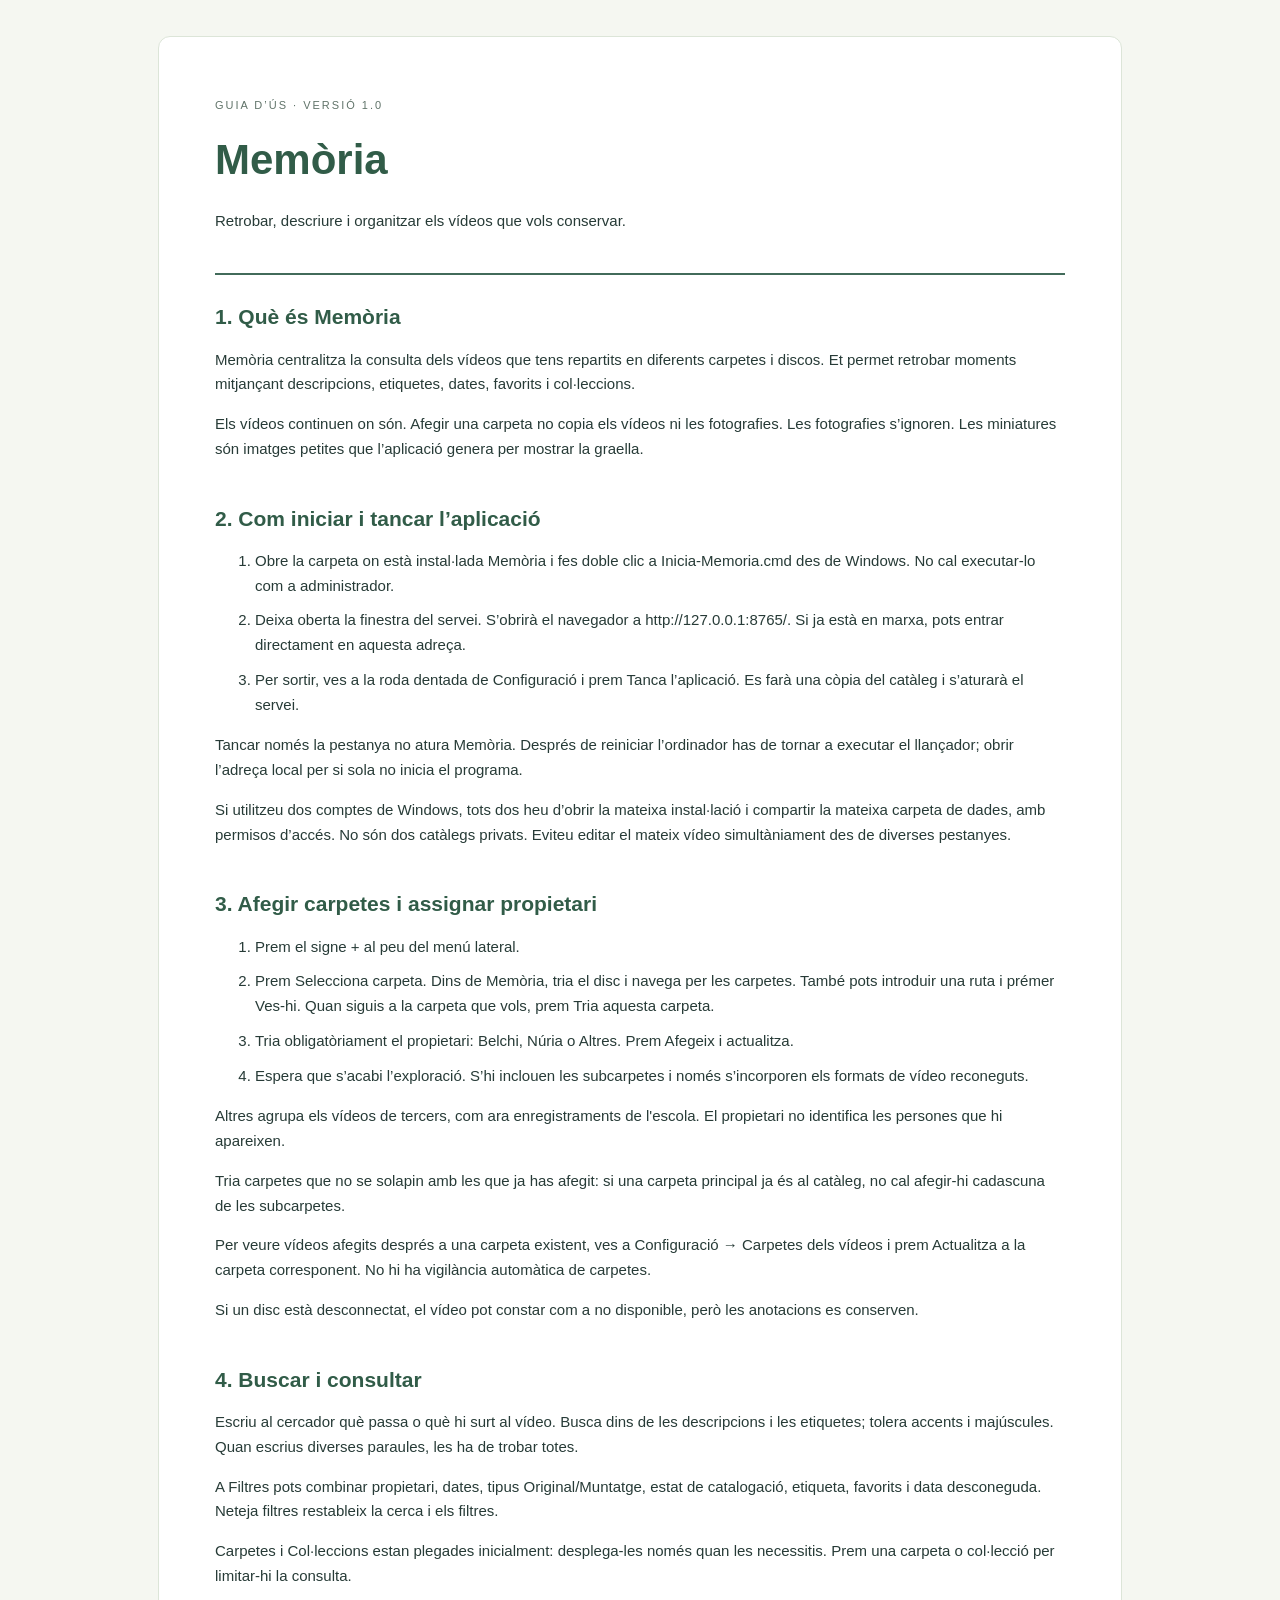
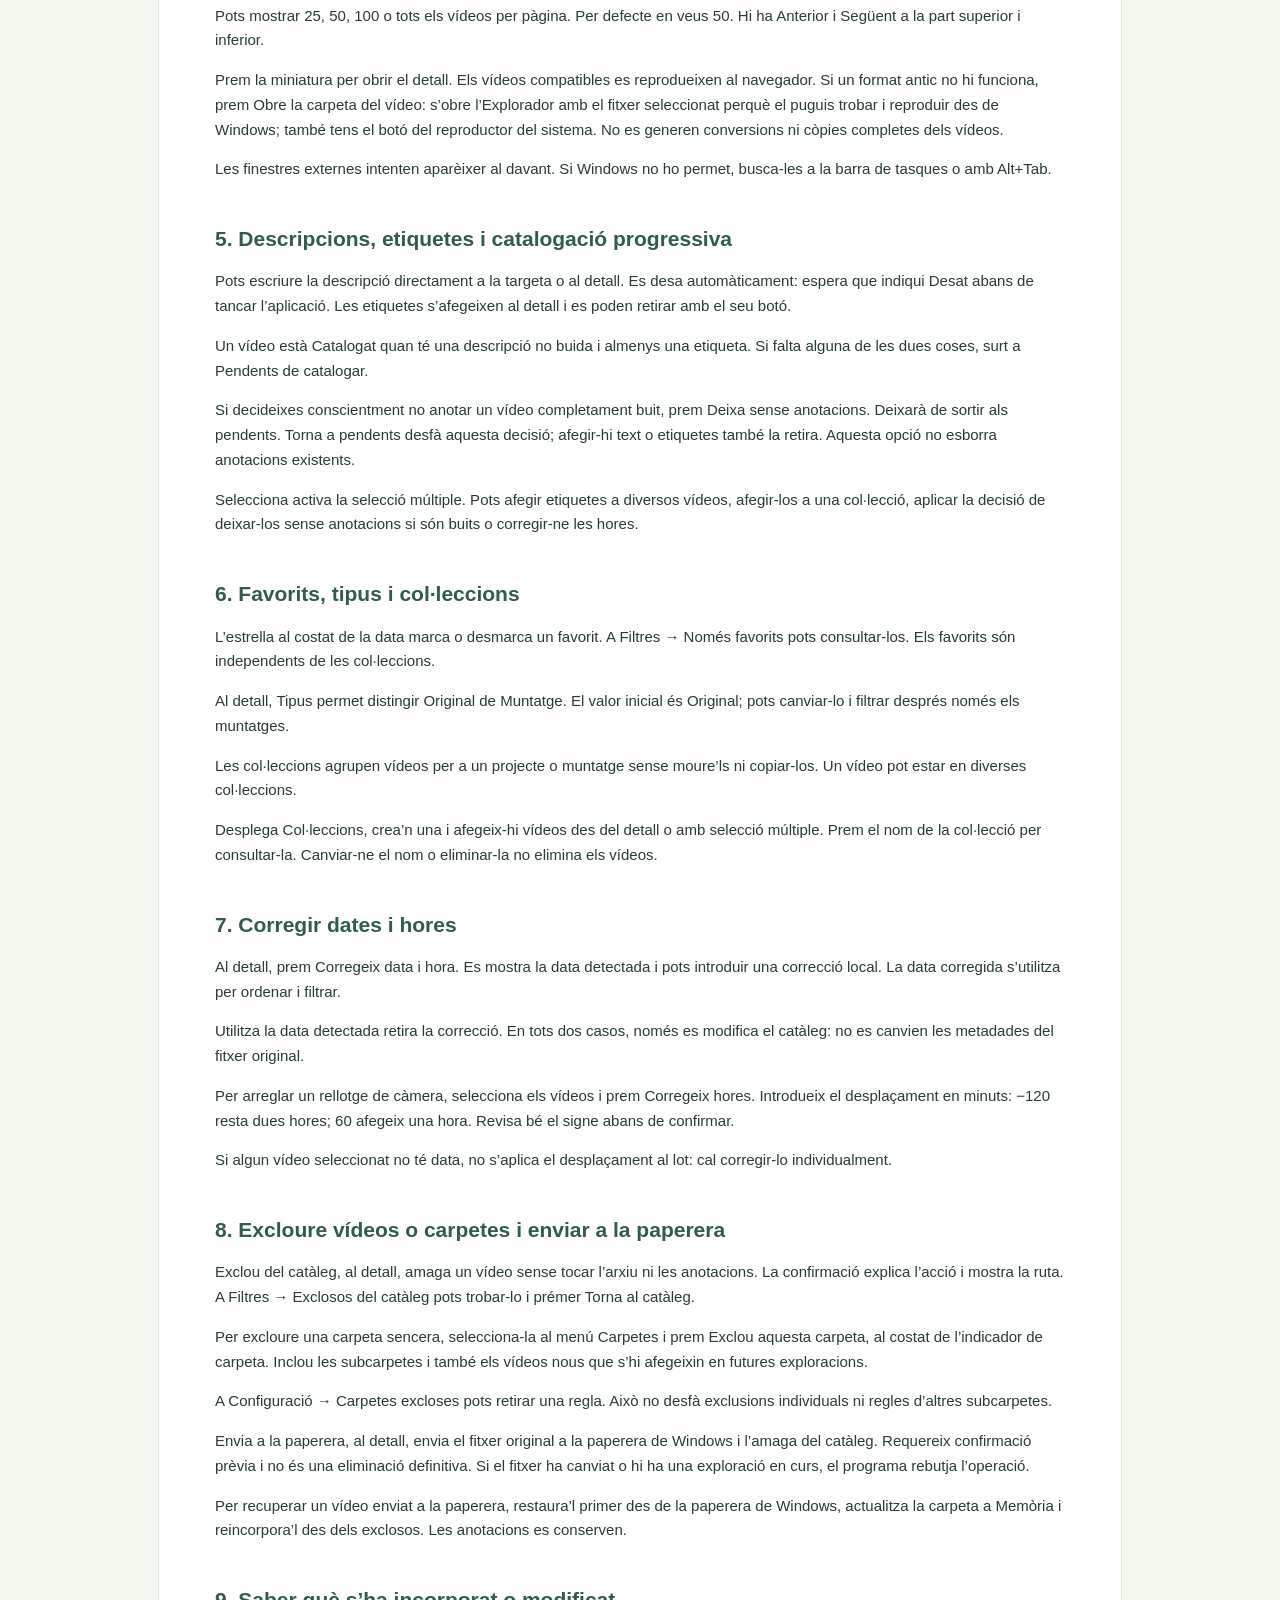
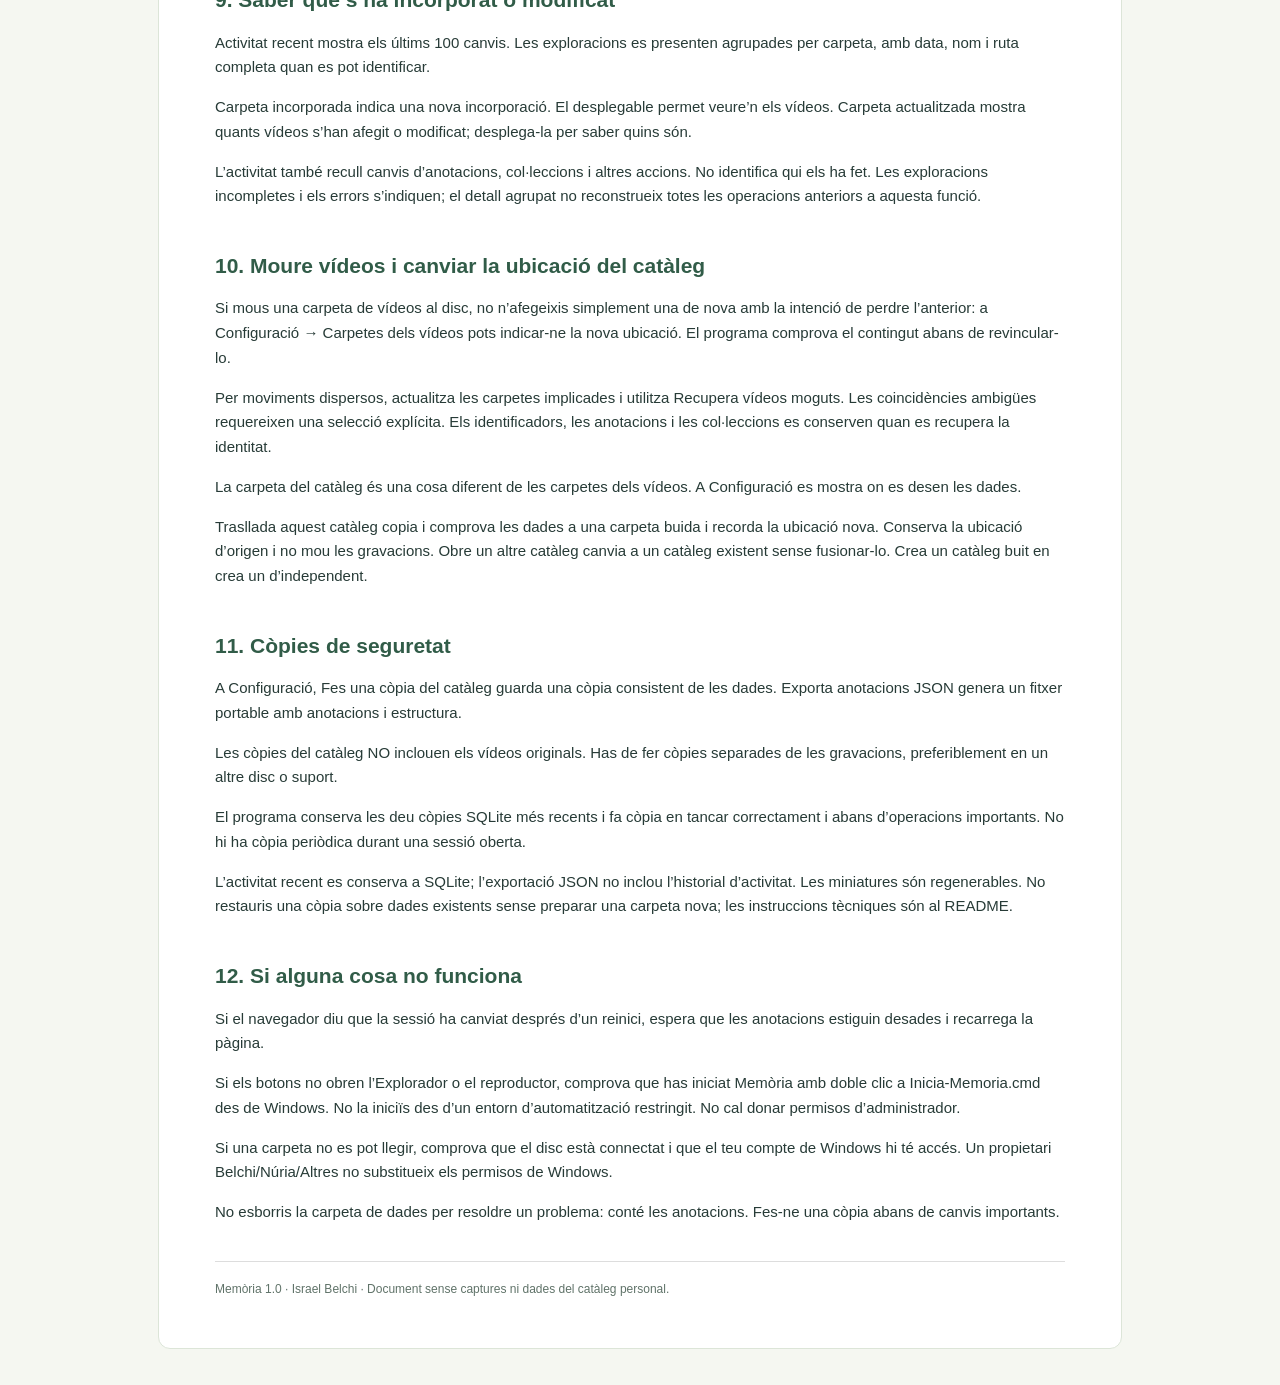
<file: Guia-Memoria.html>
<!doctype html><html lang="ca"><head><meta charset="utf-8"><meta name="viewport" content="width=device-width,initial-scale=1"><title>Memòria — Guia d’ús</title><style>body{font-family:Segoe UI,Arial,sans-serif;line-height:1.65;color:#273b37;background:#f5f7f1;margin:0}main{max-width:850px;margin:36px auto;background:white;padding:48px 56px;border:1px solid #dce5d8;border-radius:12px}header{padding-bottom:24px;border-bottom:2px solid #426b5a}h1{font-size:42px;margin:0;color:#315c48}h2{font-size:21px;line-height:1.35;margin:0 0 16px;color:#315c48}section{padding-top:28px}p,li{font-size:15px}li{margin:10px 0}.eyebrow{font-size:11px;letter-spacing:2px;color:#607369}footer{margin-top:36px;border-top:1px solid #ddd;padding-top:18px;font-size:12px;color:#607369}@media(max-width:600px){main{margin:0;padding:24px;border:0;border-radius:0}h1{font-size:32px}}@media print{body{background:white}main{border:0;margin:0;padding:0;max-width:none}h2{break-after:avoid}p,li{font-size:10.5pt}section{padding-top:18px}}</style></head><body><main><header><p class="eyebrow">GUIA D’ÚS · VERSIÓ 1.0</p><h1>Memòria</h1><p>Retrobar, descriure i organitzar els vídeos que vols conservar.</p></header><section><h2>1. Què és Memòria</h2><p>Memòria centralitza la consulta dels vídeos que tens repartits en diferents carpetes i discos. Et permet retrobar moments mitjançant descripcions, etiquetes, dates, favorits i col·leccions.</p><p>Els vídeos continuen on són. Afegir una carpeta no copia els vídeos ni les fotografies. Les fotografies s’ignoren. Les miniatures són imatges petites que l’aplicació genera per mostrar la graella.</p></section><section><h2>2. Com iniciar i tancar l’aplicació</h2><ol><li>Obre la carpeta on està instal·lada Memòria i fes doble clic a Inicia-Memoria.cmd des de Windows. No cal executar-lo com a administrador.</li><li>Deixa oberta la finestra del servei. S’obrirà el navegador a http://127.0.0.1:8765/. Si ja està en marxa, pots entrar directament en aquesta adreça.</li><li>Per sortir, ves a la roda dentada de Configuració i prem Tanca l’aplicació. Es farà una còpia del catàleg i s’aturarà el servei.</li></ol><p>Tancar només la pestanya no atura Memòria. Després de reiniciar l’ordinador has de tornar a executar el llançador; obrir l’adreça local per si sola no inicia el programa.</p><p>Si utilitzeu dos comptes de Windows, tots dos heu d’obrir la mateixa instal·lació i compartir la mateixa carpeta de dades, amb permisos d’accés. No són dos catàlegs privats. Eviteu editar el mateix vídeo simultàniament des de diverses pestanyes.</p></section><section><h2>3. Afegir carpetes i assignar propietari</h2><ol><li>Prem el signe + al peu del menú lateral.</li><li>Prem Selecciona carpeta. Dins de Memòria, tria el disc i navega per les carpetes. També pots introduir una ruta i prémer Ves-hi. Quan siguis a la carpeta que vols, prem Tria aquesta carpeta.</li><li>Tria obligatòriament el propietari: Belchi, Núria o Altres. Prem Afegeix i actualitza.</li><li>Espera que s’acabi l’exploració. S’hi inclouen les subcarpetes i només s’incorporen els formats de vídeo reconeguts.</li></ol><p>Altres agrupa els vídeos de tercers, com ara enregistraments de l'escola. El propietari no identifica les persones que hi apareixen.</p><p>Tria carpetes que no se solapin amb les que ja has afegit: si una carpeta principal ja és al catàleg, no cal afegir-hi cadascuna de les subcarpetes.</p><p>Per veure vídeos afegits després a una carpeta existent, ves a Configuració → Carpetes dels vídeos i prem Actualitza a la carpeta corresponent. No hi ha vigilància automàtica de carpetes.</p><p>Si un disc està desconnectat, el vídeo pot constar com a no disponible, però les anotacions es conserven.</p></section><section><h2>4. Buscar i consultar</h2><p>Escriu al cercador què passa o què hi surt al vídeo. Busca dins de les descripcions i les etiquetes; tolera accents i majúscules. Quan escrius diverses paraules, les ha de trobar totes.</p><p>A Filtres pots combinar propietari, dates, tipus Original/Muntatge, estat de catalogació, etiqueta, favorits i data desconeguda. Neteja filtres restableix la cerca i els filtres.</p><p>Carpetes i Col·leccions estan plegades inicialment: desplega-les només quan les necessitis. Prem una carpeta o col·lecció per limitar-hi la consulta.</p><p>Pots mostrar 25, 50, 100 o tots els vídeos per pàgina. Per defecte en veus 50. Hi ha Anterior i Següent a la part superior i inferior.</p><p>Prem la miniatura per obrir el detall. Els vídeos compatibles es reprodueixen al navegador. Si un format antic no hi funciona, prem Obre la carpeta del vídeo: s’obre l’Explorador amb el fitxer seleccionat perquè el puguis trobar i reproduir des de Windows; també tens el botó del reproductor del sistema. No es generen conversions ni còpies completes dels vídeos.</p><p>Les finestres externes intenten aparèixer al davant. Si Windows no ho permet, busca-les a la barra de tasques o amb Alt+Tab.</p></section><section><h2>5. Descripcions, etiquetes i catalogació progressiva</h2><p>Pots escriure la descripció directament a la targeta o al detall. Es desa automàticament: espera que indiqui Desat abans de tancar l’aplicació. Les etiquetes s’afegeixen al detall i es poden retirar amb el seu botó.</p><p>Un vídeo està Catalogat quan té una descripció no buida i almenys una etiqueta. Si falta alguna de les dues coses, surt a Pendents de catalogar.</p><p>Si decideixes conscientment no anotar un vídeo completament buit, prem Deixa sense anotacions. Deixarà de sortir als pendents. Torna a pendents desfà aquesta decisió; afegir-hi text o etiquetes també la retira. Aquesta opció no esborra anotacions existents.</p><p>Selecciona activa la selecció múltiple. Pots afegir etiquetes a diversos vídeos, afegir-los a una col·lecció, aplicar la decisió de deixar-los sense anotacions si són buits o corregir-ne les hores.</p></section><section><h2>6. Favorits, tipus i col·leccions</h2><p>L’estrella al costat de la data marca o desmarca un favorit. A Filtres → Només favorits pots consultar-los. Els favorits són independents de les col·leccions.</p><p>Al detall, Tipus permet distingir Original de Muntatge. El valor inicial és Original; pots canviar-lo i filtrar després només els muntatges.</p><p>Les col·leccions agrupen vídeos per a un projecte o muntatge sense moure’ls ni copiar-los. Un vídeo pot estar en diverses col·leccions.</p><p>Desplega Col·leccions, crea’n una i afegeix-hi vídeos des del detall o amb selecció múltiple. Prem el nom de la col·lecció per consultar-la. Canviar-ne el nom o eliminar-la no elimina els vídeos.</p></section><section><h2>7. Corregir dates i hores</h2><p>Al detall, prem Corregeix data i hora. Es mostra la data detectada i pots introduir una correcció local. La data corregida s’utilitza per ordenar i filtrar.</p><p>Utilitza la data detectada retira la correcció. En tots dos casos, només es modifica el catàleg: no es canvien les metadades del fitxer original.</p><p>Per arreglar un rellotge de càmera, selecciona els vídeos i prem Corregeix hores. Introdueix el desplaçament en minuts: −120 resta dues hores; 60 afegeix una hora. Revisa bé el signe abans de confirmar.</p><p>Si algun vídeo seleccionat no té data, no s’aplica el desplaçament al lot: cal corregir-lo individualment.</p></section><section><h2>8. Excloure vídeos o carpetes i enviar a la paperera</h2><p>Exclou del catàleg, al detall, amaga un vídeo sense tocar l’arxiu ni les anotacions. La confirmació explica l’acció i mostra la ruta. A Filtres → Exclosos del catàleg pots trobar-lo i prémer Torna al catàleg.</p><p>Per excloure una carpeta sencera, selecciona-la al menú Carpetes i prem Exclou aquesta carpeta, al costat de l’indicador de carpeta. Inclou les subcarpetes i també els vídeos nous que s’hi afegeixin en futures exploracions.</p><p>A Configuració → Carpetes excloses pots retirar una regla. Això no desfà exclusions individuals ni regles d’altres subcarpetes.</p><p>Envia a la paperera, al detall, envia el fitxer original a la paperera de Windows i l’amaga del catàleg. Requereix confirmació prèvia i no és una eliminació definitiva. Si el fitxer ha canviat o hi ha una exploració en curs, el programa rebutja l’operació.</p><p>Per recuperar un vídeo enviat a la paperera, restaura’l primer des de la paperera de Windows, actualitza la carpeta a Memòria i reincorpora’l des dels exclosos. Les anotacions es conserven.</p></section><section><h2>9. Saber què s’ha incorporat o modificat</h2><p>Activitat recent mostra els últims 100 canvis. Les exploracions es presenten agrupades per carpeta, amb data, nom i ruta completa quan es pot identificar.</p><p>Carpeta incorporada indica una nova incorporació. El desplegable permet veure’n els vídeos. Carpeta actualitzada mostra quants vídeos s’han afegit o modificat; desplega-la per saber quins són.</p><p>L’activitat també recull canvis d’anotacions, col·leccions i altres accions. No identifica qui els ha fet. Les exploracions incompletes i els errors s’indiquen; el detall agrupat no reconstrueix totes les operacions anteriors a aquesta funció.</p></section><section><h2>10. Moure vídeos i canviar la ubicació del catàleg</h2><p>Si mous una carpeta de vídeos al disc, no n’afegeixis simplement una de nova amb la intenció de perdre l’anterior: a Configuració → Carpetes dels vídeos pots indicar-ne la nova ubicació. El programa comprova el contingut abans de revincular-lo.</p><p>Per moviments dispersos, actualitza les carpetes implicades i utilitza Recupera vídeos moguts. Les coincidències ambigües requereixen una selecció explícita. Els identificadors, les anotacions i les col·leccions es conserven quan es recupera la identitat.</p><p>La carpeta del catàleg és una cosa diferent de les carpetes dels vídeos. A Configuració es mostra on es desen les dades.</p><p>Trasllada aquest catàleg copia i comprova les dades a una carpeta buida i recorda la ubicació nova. Conserva la ubicació d’origen i no mou les gravacions. Obre un altre catàleg canvia a un catàleg existent sense fusionar-lo. Crea un catàleg buit en crea un d’independent.</p></section><section><h2>11. Còpies de seguretat</h2><p>A Configuració, Fes una còpia del catàleg guarda una còpia consistent de les dades. Exporta anotacions JSON genera un fitxer portable amb anotacions i estructura.</p><p>Les còpies del catàleg NO inclouen els vídeos originals. Has de fer còpies separades de les gravacions, preferiblement en un altre disc o suport.</p><p>El programa conserva les deu còpies SQLite més recents i fa còpia en tancar correctament i abans d’operacions importants. No hi ha còpia periòdica durant una sessió oberta.</p><p>L’activitat recent es conserva a SQLite; l’exportació JSON no inclou l’historial d’activitat. Les miniatures són regenerables. No restauris una còpia sobre dades existents sense preparar una carpeta nova; les instruccions tècniques són al README.</p></section><section><h2>12. Si alguna cosa no funciona</h2><p>Si el navegador diu que la sessió ha canviat després d’un reinici, espera que les anotacions estiguin desades i recarrega la pàgina.</p><p>Si els botons no obren l’Explorador o el reproductor, comprova que has iniciat Memòria amb doble clic a Inicia-Memoria.cmd des de Windows. No la iniciïs des d’un entorn d’automatització restringit. No cal donar permisos d’administrador.</p><p>Si una carpeta no es pot llegir, comprova que el disc està connectat i que el teu compte de Windows hi té accés. Un propietari Belchi/Núria/Altres no substitueix els permisos de Windows.</p><p>No esborris la carpeta de dades per resoldre un problema: conté les anotacions. Fes-ne una còpia abans de canvis importants.</p></section><footer>Memòria 1.0 · Israel Belchi · Document sense captures ni dades del catàleg personal.</footer></main></body></html>
</file>
